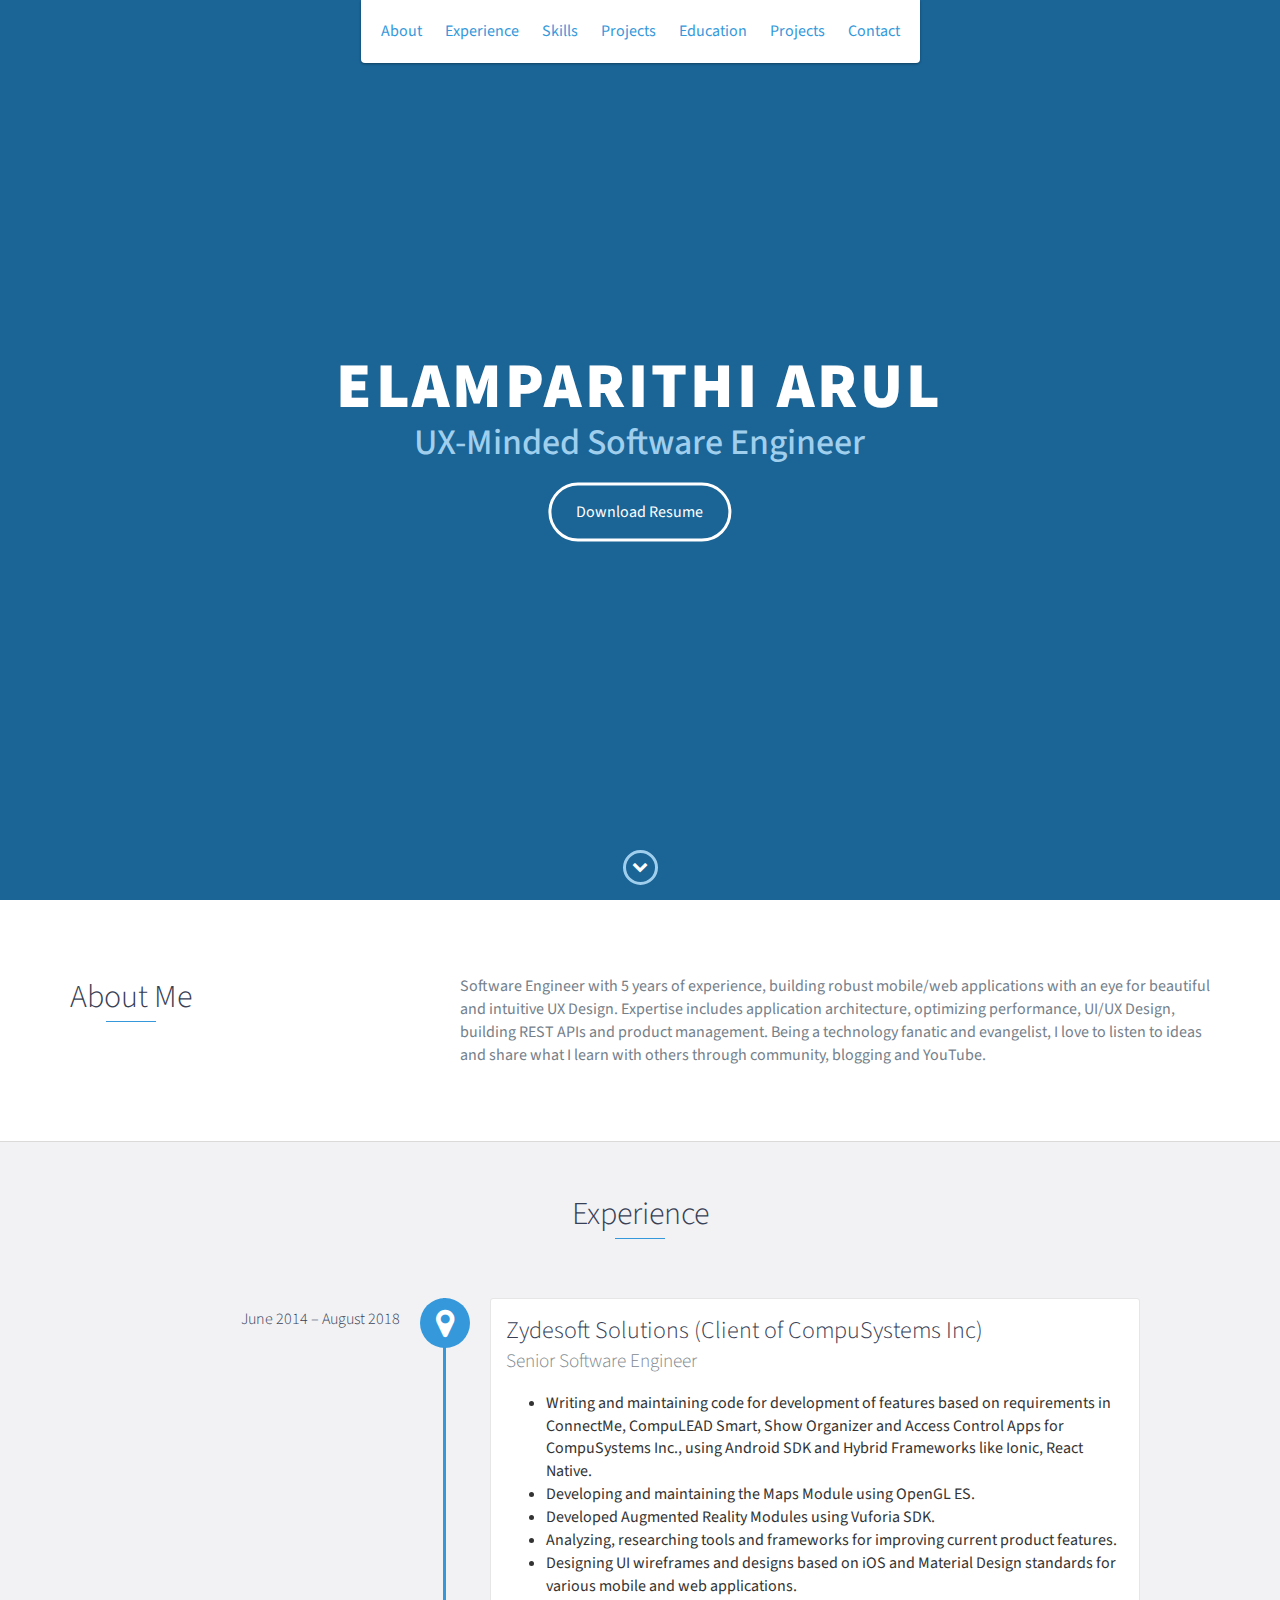
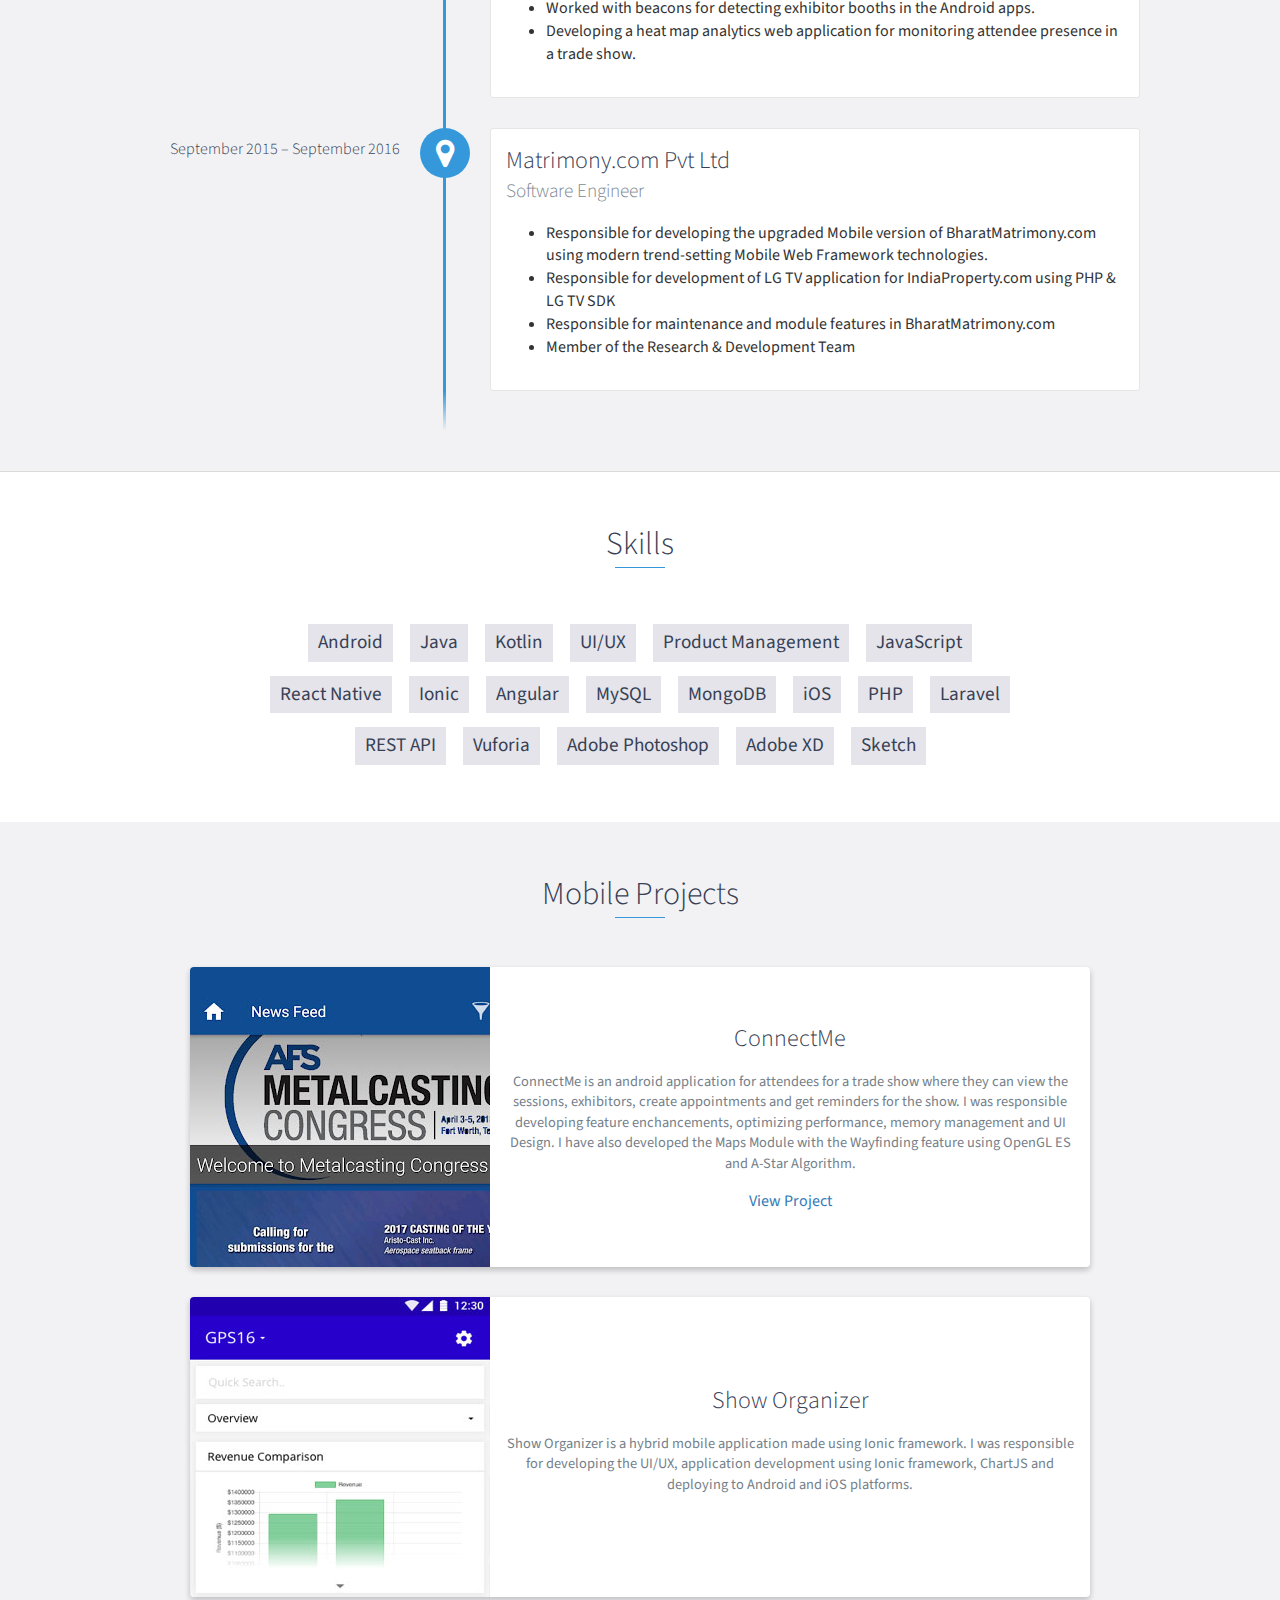
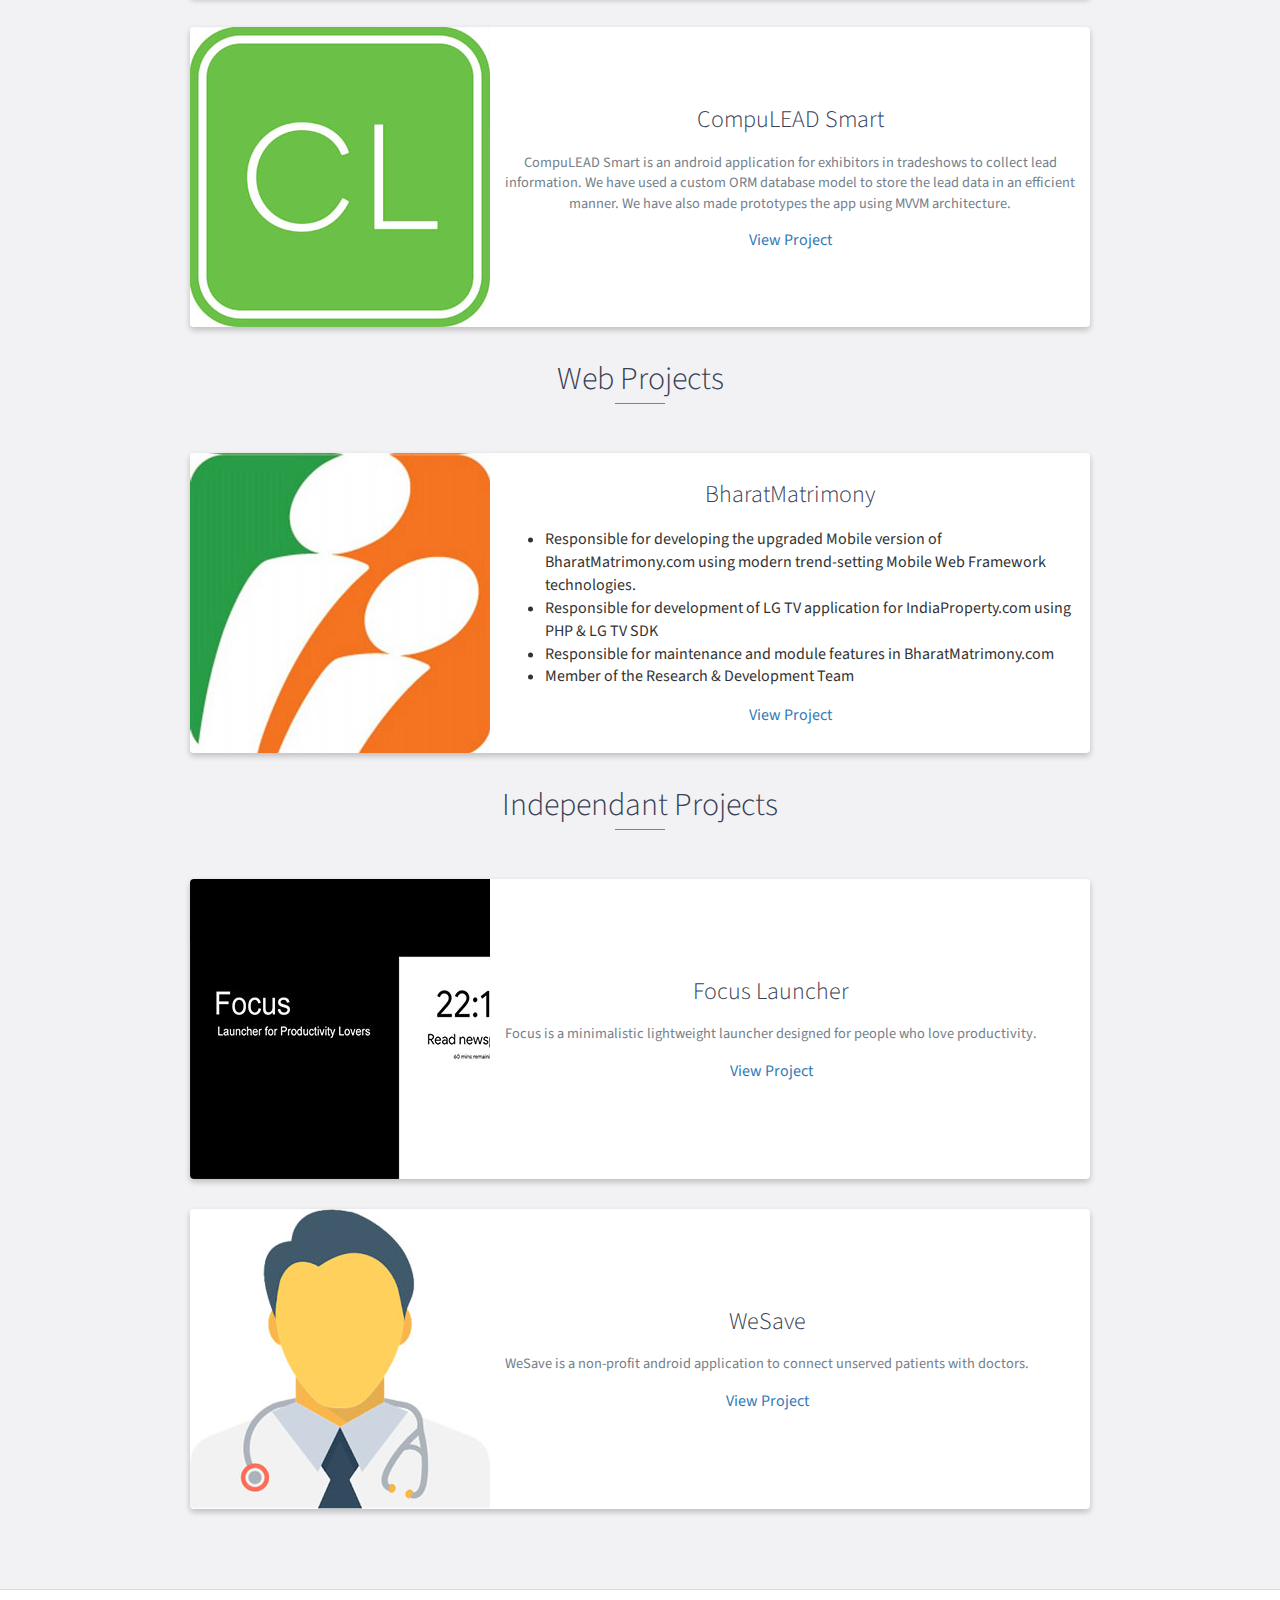
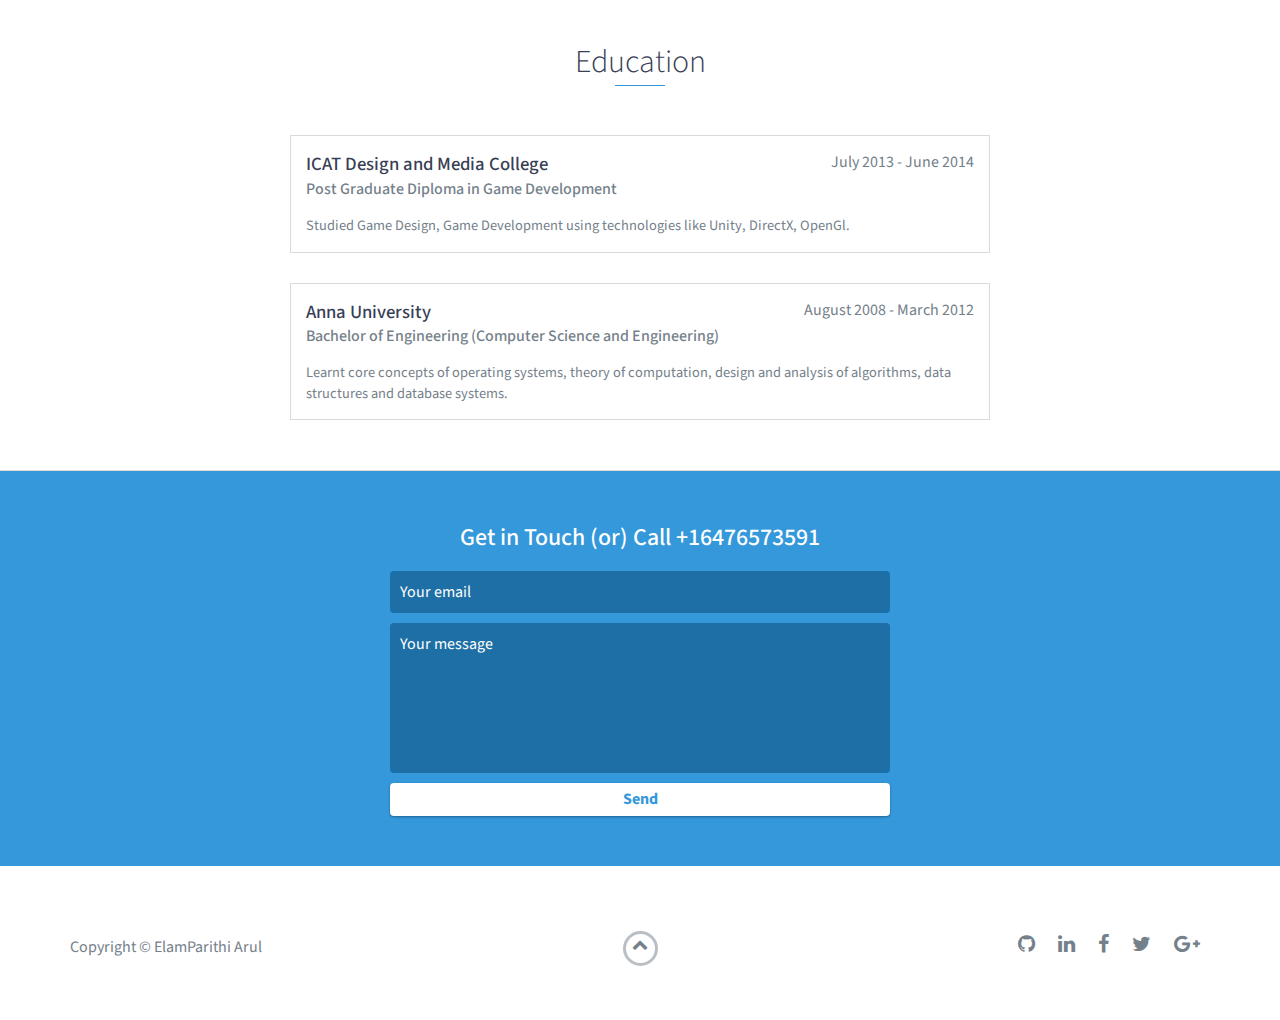
<file: index.html>
<!DOCTYPE html>
<html class="no-js" lang="en">

<head>
    <meta charset="utf-8">
    <meta http-equiv="X-UA-Compatible" content="IE=edge">
    <meta name="viewport" content="width=device-width, initial-scale=1">
    <title>ElamParithi Arul's Portfolio</title>
	<link rel="shortcut icon" href="favicon.ico" type="image/x-icon">
	<link rel="icon" href="favicon.ico" type="image/x-icon">
    <link href="https://fonts.googleapis.com/css?family=Source+Sans+Pro:300,400,700,900" rel="stylesheet">
    <link rel="stylesheet" href="libs/font-awesome/css/font-awesome.min.css">
    <link href="css/bootstrap.min.css" rel="stylesheet">
    <link href="css/styles.css" rel="stylesheet">
</head>

<body>
    <div id="mobile-menu-open" class="shadow-large">
        <i class="fa fa-bars" aria-hidden="true"></i>
    </div>
    <!-- End #mobile-menu-toggle -->
    <header>
        <div id="mobile-menu-close">
            <span>Close</span> <i class="fa fa-times" aria-hidden="true"></i>
        </div>
        <ul id="menu" class="shadow">
            <li>
                <a href="#about">About</a>
            </li>
            <li>
                <a href="#experience">Experience</a>
            </li>
            <li>
                <a href="#skills">Skills</a>
            </li>
            <li>
                <a href="#projects">Projects</a>
            </li>
            <li>
                <a href="#education">Education</a>
            </li>
            <li>
                <a href="#projects">Projects</a>
            </li>
            <li>
                <a href="#contact">Contact</a>
            </li>
        </ul>
    </header>
    <!-- End header -->

    <div id="lead">
        <div id="lead-content">
            <h1>ElamParithi Arul</h1>
            <h2>UX-Minded Software Engineer</h2>
            <a href="#" class="btn-rounded-white">Download Resume</a>
        </div>
        <!-- End #lead-content -->

        <div id="lead-overlay"></div>

        <div id="lead-down">
            <span>
                <i class="fa fa-chevron-down" aria-hidden="true"></i>
            </span>
        </div>
        <!-- End #lead-down -->
    </div>
    <!-- End #lead -->

    <div id="about">
        <div class="container">
            <div class="row">
                <div class="col-md-4">
                    <h2 class="heading">About Me</h2>
                </div>
                <div class="col-md-8">
                    <p>
                        Software Engineer with 5 years of experience, building robust mobile/web applications with an eye for beautiful and intuitive UX Design. Expertise includes application architecture, optimizing performance, UI/UX Design, building REST APIs and product management. Being a technology fanatic and evangelist, I love to listen to ideas and share what I learn with others through community, blogging and YouTube.
                    </p>
                </div>
            </div>
        </div>
    </div>
    <!-- End #about -->

    <div id="experience" class="background-alt">
        <h2 class="heading">Experience</h2>
        <div id="experience-timeline">
            <div data-date="June 2014 – August 2018">
                <h3>Zydesoft Solutions (Client of CompuSystems Inc)</h3>
                <h4>Senior Software Engineer</h4>
                <p>
                    <ul>
                    <li>Writing and maintaining code for development of features based on requirements in ConnectMe, CompuLEAD Smart, Show Organizer and Access Control Apps for CompuSystems Inc., using Android SDK and Hybrid Frameworks like Ionic, React Native.</li>

                    <li>Developing and maintaining the Maps Module using OpenGL ES.</li>
                    
                    <li>Developed Augmented Reality Modules using Vuforia SDK.</li>
                    
                    <li>Analyzing, researching tools and frameworks for improving current product features.</li>
                    
                    <li>Designing UI wireframes and designs based on iOS and Material Design standards for various mobile and web applications.</li>
                    
                    <li>Worked with beacons for detecting exhibitor booths in the Android apps.</li>
                    
                    <li>Developing a heat map analytics web application for monitoring attendee presence in a trade show.</li></p>
                    </ul>
            </div>

            <div data-date="September 2015 – September 2016">
                <h3>Matrimony.com Pvt Ltd</h3>
                <h4>Software Engineer</h4>
                <p>
                        <ul style="text-align: left">
                                <li>Responsible for developing the upgraded Mobile version of BharatMatrimony.com using modern trend-setting Mobile Web Framework technologies.</li>
    
                                <li>Responsible for development of LG TV application for IndiaProperty.com using PHP & LG TV SDK</li>
    
                                <li>Responsible for maintenance and module features in BharatMatrimony.com</li>
    
                                <li>Member of the Research & Development Team</li>
                                </ul>
                </p>
            </div>
        </div>
    </div>
    <!-- End #experience -->

    <div id="skills">
        <h2 class="heading">Skills</h2>
        <ul>
            <li>Android</li>
            <li>Java</li>
            <li>Kotlin</li>
            <li>UI/UX</li>
            <li>Product Management</li>
            <li>JavaScript</li>
            <li>React Native</li>
            <li>Ionic</li>
            <li>Angular</li>
            <li>MySQL</li>
            <li>MongoDB</li>
            <li>iOS</li>
            <li>PHP</li>
            <li>Laravel</li>
            <li>REST API</li>
            <li>Vuforia</li>
            <li>Adobe Photoshop</li>
            <li>Adobe XD</li>
            <li>Sketch</li>
        </ul>
    </div>
    <!-- End #skills -->

    <div id="projects" class="background-alt">
        <h2 class="heading">Mobile Projects</h2>
        <div class="container">
            <div class="row">
                <div class="project shadow-large">
                    <div class="project-image">
                        <img src="images/project-connectme.jpg" />
                    </div>
                    <!-- End .project-image -->
                    <div class="project-info">
                        <h3>ConnectMe</h3>
                        <p>
                            ConnectMe is an android application for attendees for a trade show where they can view the sessions, exhibitors, create appointments and get reminders for the show. I was responsible developing feature enchancements, optimizing performance, memory management and UI Design. I have also developed the Maps Module with the Wayfinding feature using OpenGL ES and A-Star Algorithm.
                        </p>
                        <a href="https://play.google.com/store/apps/details?id=com.compusystems.csattendee.e953">View Project</a>
                    </div>
                    <!-- End .project-info -->
                </div>
                <!-- End .project -->

                <div class="project shadow-large">
                    <div class="project-image">
                        <img src="images/project-showorganizer.jpg" />
                    </div>
                    <!-- End .project-image -->
                    <div class="project-info">
                        <h3>Show Organizer</h3>
                        <p>
                            Show Organizer is a hybrid mobile application made using Ionic framework. I was responsible for developing the UI/UX, application development using Ionic framework, ChartJS and deploying to Android and iOS platforms.
                        </p>
                    </div>
                    <!-- End .project-info -->
                </div>

                <div class="project shadow-large">
                    <div class="project-image">
                        <img src="images/project-compuleadsmart.jpg" />
                    </div>
                    <!-- End .project-image -->
                    <div class="project-info">
                        <h3>CompuLEAD Smart</h3>
                        <p>
                            CompuLEAD Smart is an android application for exhibitors in tradeshows to collect lead information. We have used a custom ORM database model to store the lead data in an efficient manner. We have also made prototypes the app using MVVM architecture.
                        </p>
                        <a href="https://play.google.com/store/apps/details?id=com.compusystems.exhibitor&hl=en_CA">View Project</a>
                    </div>
                    <!-- End .project-info -->
                </div>

                <!-- End .project -->
            </div>
        </div>

        <h2 class="heading">Web Projects</h2>
        <div class="container">
            <div class="row">
                <div class="project shadow-large">
                    <div class="project-image">
                        <img src="images/project-bharatmatrimony.jpg" />
                    </div>
                    <!-- End .project-image -->
                    <div class="project-info">
                        <h3>BharatMatrimony</h3>
                        <p >
                            <ul style="text-align: left">
                            <li>Responsible for developing the upgraded Mobile version of BharatMatrimony.com using modern trend-setting Mobile Web Framework technologies.</li>

                            <li>Responsible for development of LG TV application for IndiaProperty.com using PHP & LG TV SDK</li>

                            <li>Responsible for maintenance and module features in BharatMatrimony.com</li>

                            <li>Member of the Research & Development Team</li>
                            </ul>
                        </p>
                        <a href="#">View Project</a>
                    </div>
                    <!-- End .project-info -->
                </div>
                <!-- End .project -->
            </div>
        </div>

        <h2 class="heading">Independant Projects</h2>
        <div class="container">
            <div class="row">
                <div class="project shadow-large">
                    <div class="project-image">
                        <img src="images/project-focus.jpg" />
                    </div>
                    <!-- End .project-image -->
                    <div class="project-info">
                        <h3>Focus Launcher</h3>
                        <p >
                            Focus is a minimalistic lightweight launcher designed for people who love productivity.
                        </p>
                        <a href="https://www.behance.net/gallery/71925393/Focus-Launcher">View Project</a>
                    </div>
                    <!-- End .project-info -->
                </div>


                <div class="project shadow-large">
                        <div class="project-image">
                            <img src="images/project-wesave.jpg" />
                        </div>
                        <!-- End .project-image -->
                        <div class="project-info">
                            <h3>WeSave</h3>
                            <p >
                                WeSave is a non-profit android application to connect unserved patients with doctors.
                            </p>
                            <a href="https://play.google.com/store/apps/details?id=com.vaithish.betterdoc&hl=en">View Project</a>
                        </div>
                        <!-- End .project-info -->
                </div>
                <!-- End .project -->
            </div>
        </div>
    </div>
    <!-- End #projects -->

    <div id="education">
        <h2 class="heading">Education</h2>
        <div class="education-block">
            <h3>ICAT Design and Media College</h3>
            <span class="education-date">July 2013 - June 2014</span>
            <h4>Post Graduate Diploma in Game Development</h4>

            <p>Studied Game Design, Game Development using technologies like Unity, DirectX, OpenGl.</p>
        </div>
        <!-- End .education-block -->

        <div class="education-block">
            <h3>Anna University</h3>
            <span class="education-date">August 2008 - March 2012</span>
            <h4>Bachelor of Engineering (Computer Science and Engineering)</h4>
            <p>Learnt core concepts of operating systems, theory of computation, design and analysis of algorithms, data structures and database systems.</p>
        </div>
        <!-- End .education-block -->
    </div>
    <!-- End #education -->

    <div id="contact">
        <h2>Get in Touch (or) Call +16476573591</h2>
        <div id="contact-form">
            <form method="POST" action="https://formspree.io/elamparithiarul@gmail.com">
                <input type="hidden" name="_subject" value="Contact request from personal website" />
                <input type="email" name="_replyto" placeholder="Your email" required>
                <textarea name="message" placeholder="Your message" required></textarea>
                <button type="submit">Send</button>
            </form>
        </div>
        <!-- End #contact-form -->
    </div>
    <!-- End #contact -->

    <footer>
        <div class="container">
            <div class="row">
                <div class="col-sm-5 copyright">
                    <p>
                        Copyright &copy; ElamParithi Arul
                    </p>
                </div>
                <div class="col-sm-2 top">
                    <span id="to-top">
                        <i class="fa fa-chevron-up" aria-hidden="true"></i>
                    </span>
                </div>
                <div class="col-sm-5 social">
                    <ul>
                        <li>
                            <a href="https://github.com/parithi" target="_blank"><i class="fa fa-github" aria-hidden="true"></i></a>
                        </li>
                        <!-- <li>
                            <a href="https://stackoverflow.com/" target="_blank"><i class="fa fa-stack-overflow" aria-hidden="true"></i></a>
                        </li> -->
                        <li>
                            <a href="https://linkedin.com/elamparithiarul" target="_blank"><i class="fa fa-linkedin" aria-hidden="true"></i></a>
                        </li>
                        <li>
                            <a href="https://www.facebook.com/elamparithiarul" target="_blank"><i class="fa fa-facebook" aria-hidden="true"></i></a>
                        </li>
                        <li>
                            <a href="https://twitter.com/parithi" target="_blank"><i class="fa fa-twitter" aria-hidden="true"></i></a>
                        </li>
                        <li>
                            <a href="https://plus.google.com/+Parithii" target="_blank"><i class="fa fa-google-plus" aria-hidden="true"></i></a>
                        </li>
                    </ul>
                </div>
            </div>
        </div>
    </footer>
    <!-- End footer -->

    <script src="https://ajax.googleapis.com/ajax/libs/jquery/1.12.4/jquery.min.js"></script>
    <script src="js/scripts.min.js"></script>
</body>

</html>
</file>
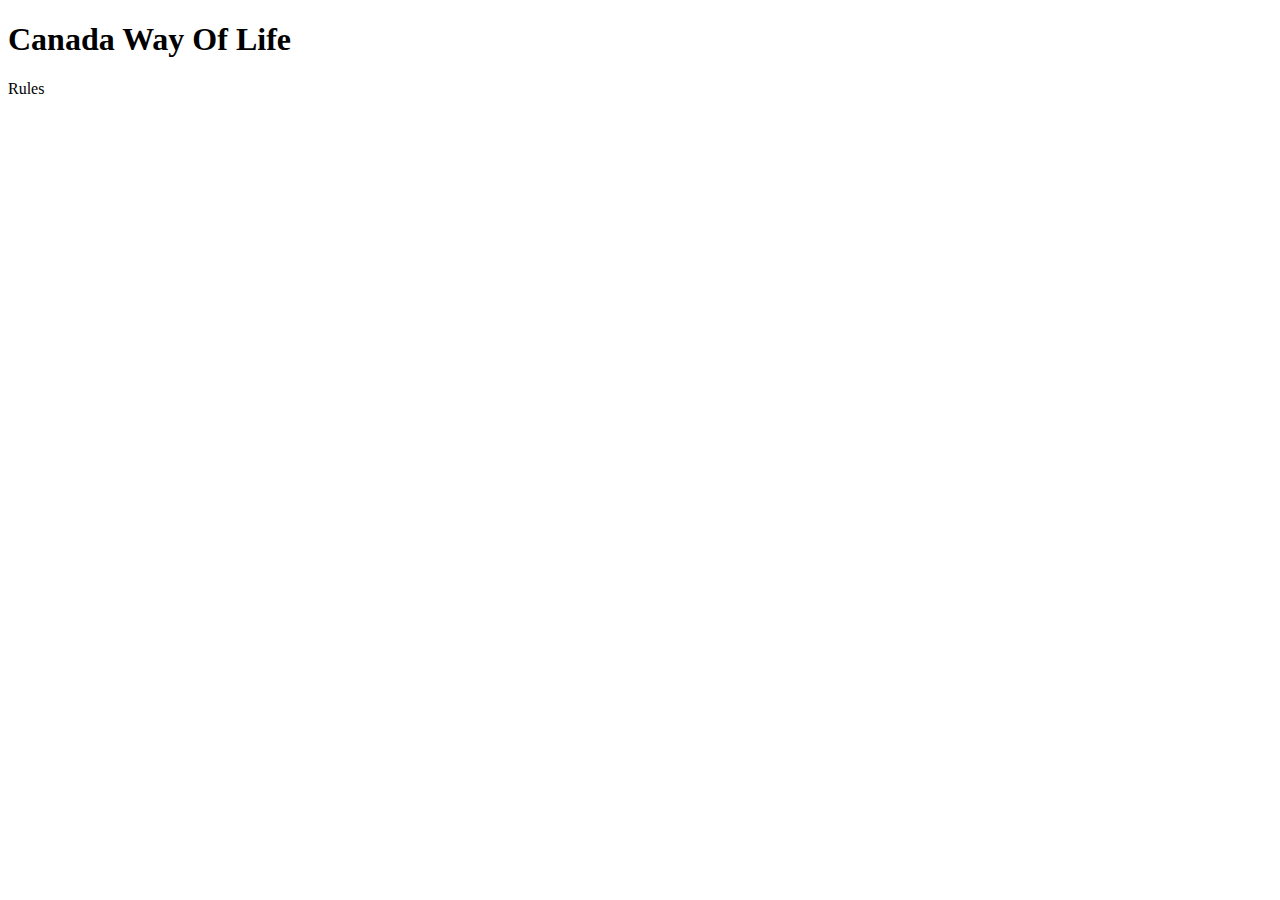
<file: canada.html>
<!DOCTYPE html>
<html>
    <head>
            <meta name="viewport" content="width=device-width, initial-scale=0.86, maximum-scale=3.0, minimum-scale=0.86">
    </head>
<body>
<h1>Canada Way Of Life</h1>
<p>Rules</p>
</body>
</html>
</file>
<file: css/styles.css>
/*!
    Title: Dev Portfolio Template
    Version: 1.2.1
    Last Change: 08/28/2017
    Author: Ryan Fitzgerald
    Repo: https://github.com/RyanFitzgerald/devportfolio-template
    Issues: https://github.com/RyanFitzgerald/devportfolio-template/issues

    Description: This file contains all the styles associated with the page
    that don't come from third party libraries. This file gets compiled using
    Gulp and send to the /css folder which is then loaded on the page.
*/body{font-family:'Source Sans Pro', sans-serif;font-size:16px}body.active{overflow:hidden;z-index:-1}.no-js #experience-timeline>div{background:#fff;padding:10px;margin-bottom:10px;border:1px solid #dcd9d9}.no-js #experience-timeline>div h3{font-size:1.5em;font-weight:300;color:#374054;display:inline-block;margin:0}.no-js #experience-timeline>div h4{font-size:1.2em;font-weight:300;color:#7e8890;margin:0 0 15px 0}.no-js #experience-timeline>div p{color:#74808a;font-size:0.9em;margin:0}.no-js #experience-timeline:before,.no-js #experience-timeline:after{content:none}@keyframes dropHeader{0%{transform:translateY(-100%)}100%{transform:translateY(0)}}header{position:absolute;top:0;left:0;right:0;text-align:center;z-index:10;animation-name:dropHeader;animation-iteration-count:1;animation-timing-function:ease;animation-duration:0.75s}header ul{display:inline-block;background:#fff;text-align:center;padding:10px;margin:0;border-bottom-right-radius:4px;border-bottom-left-radius:4px}header li{display:inline-block}header a{display:block;color:#3498db;padding:10px}header a:hover{color:#217dbb;text-decoration:none;background:#eee;border-radius:4px}header a:focus{color:#3498db;text-decoration:none}header.active{display:block}header.sticky{position:fixed;z-index:999}#menu.active{display:block}#mobile-menu-open{display:none;cursor:pointer;position:fixed;right:15px;top:10px;color:#3498db;font-size:1.5em;z-index:20;padding:0 7px;border-radius:4px;background:#fff}#mobile-menu-close{display:none;text-align:right;width:100%;background:#fff;font-size:1.5em;padding-right:15px;padding-top:10px;cursor:pointer;color:#3498db}#mobile-menu-close span{font-size:0.5em;text-transform:uppercase}#mobile-menu-close i{vertical-align:middle}footer{padding:50px 0}.copyright{padding-top:20px}.copyright p{margin:0;color:#74808a}.top{text-align:center}.top span{cursor:pointer;display:block;margin:15px auto 0 auto;width:35px;height:35px;border-radius:50%;border:3px solid #b9bfc4;text-align:center}.top i{color:#74808a}.social{text-align:right}.social ul{margin:5px 0 0 0;padding:0}.social li{display:inline-block;font-size:1.25em;list-style:none}.social a{display:block;color:#74808a;padding:10px}.social a:hover{color:#3498db}.btn-rounded-white{display:inline-block;color:#fff;padding:15px 25px;border:3px solid #fff;border-radius:30px;transition:.5s ease all}.btn-rounded-white:hover{color:#3498db;background:#fff;text-decoration:none}.shadow{box-shadow:0 1px 3px rgba(0,0,0,0.12),0 1px 2px rgba(0,0,0,0.24)}.shadow-large{box-shadow:0 3px 6px rgba(0,0,0,0.08),0 3px 6px rgba(0,0,0,0.15)}.heading{position:relative;display:inline-block;font-size:2em;font-weight:300;margin:0 0 30px 0}.heading:after{position:absolute;content:'';top:100%;height:1px;width:50px;left:0;right:0;margin:0 auto;background:#3498db}.background-alt{background:#f2f2f5}#lead{position:relative;height:100vh;min-height:500px;max-height:1080px;background:url(../images/lead-bg.jpg);background-size:cover;padding:15px;overflow:hidden}#lead-content{position:absolute;z-index:10;top:50%;left:50%;transform:translate(-50%, -50%);text-align:center}#lead-content h1,#lead-content h2{margin:0}#lead-content h1{color:#fff;font-weight:900;font-size:4em;text-transform:uppercase;letter-spacing:0.05em;line-height:0.9em}#lead-content h2{color:#a0cfee;font-weight:500;font-size:2.25em;margin-bottom:15px}#lead-overlay{position:absolute;height:100%;width:100%;top:0;right:0;bottom:0;left:0;background:rgba(33,125,187,0.8);z-index:1}#lead-down{position:absolute;left:0;right:0;width:100%;text-align:center;z-index:10;bottom:15px;color:#fff}#lead-down span{cursor:pointer;display:block;margin:0 auto;width:35px;height:35px;border-radius:50%;border:3px solid #a0cfee;text-align:center}#lead-down i{animation:pulsate 1.5s ease;animation-iteration-count:infinite;padding-top:5px}@keyframes pulsate{0%{transform:scale(1, 1)}50%{transform:scale(1.2, 1.2)}100%{transform:scale(1, 1)}}#about{padding:75px 15px;border-bottom:1px solid #dcd9d9}#about h2{color:#374054}#about p{color:#74808a;margin:0}#experience{padding:50px 15px;text-align:center;border-bottom:1px solid #dcd9d9}#experience h2{color:#374054}#experience-timeline{margin:30px auto 0 auto;position:relative;max-width:1000px}#experience-timeline:before{position:absolute;content:'';top:0;bottom:0;left:303px;right:auto;height:100%;width:3px;background:#3498db;z-index:0}#experience-timeline:after{position:absolute;content:'';width:3px;height:40px;background:#3498db;background:linear-gradient(to bottom, #3498db, rgba(52,152,219,0));top:100%;left:303px}.vtimeline-content{margin-left:350px;background:#fff;border:1px solid #e6e6e6;padding:15px;border-radius:3px;text-align:left}.vtimeline-content h3{font-size:1.5em;font-weight:300;color:#374054;display:inline-block;margin:0}.vtimeline-content h4{font-size:1.2em;font-weight:300;color:#7e8890;margin:0 0 15px 0}.vtimeline-content p{color:#74808a;font-size:0.9em;margin:0}.vtimeline-point{position:relative;display:block;vertical-align:top;margin-bottom:30px}.vtimeline-icon{position:relative;color:#fff;width:50px;height:50px;background:#3498db;border-radius:50%;float:left;z-index:99;margin-left:280px}.vtimeline-icon i{display:block;font-size:2em;margin-top:10px}.vtimeline-date{width:260px;text-align:right;position:absolute;left:0;top:10px;font-weight:300;color:#374054}#education{padding:50px 15px 20px 15px;border-bottom:1px solid #dcd9d9;text-align:center}#education h2{color:#374054;margin-bottom:50px}.education-block{max-width:700px;margin:0 auto 30px auto;padding:15px;border:1px solid #dcd9d9;text-align:left}.education-block h3{font-weight:500;float:left;margin:0;color:#374054}.education-block span{color:#74808a;float:right}.education-block h4{color:#74808a;clear:both;font-weight:500;margin:0 0 15px 0}.education-block p,.education-block ul{margin:0;color:#74808a;font-size:0.9em}.education-block ul{padding:0 0 0 15px}#projects{padding:50px 15px;border-bottom:1px solid #dcd9d9;text-align:center}#projects h2{color:#374054;margin-bottom:50px}.project{position:relative;max-width:900px;margin:0 auto 30px auto;overflow:hidden;background:#fff;border-radius:4px}.project-image{float:left}.project-info{position:absolute;top:50%;transform:translateY(-50%);margin-left:300px;padding:15px}.project-info h3{font-size:1.5em;font-weight:300;color:#374054;margin:0 0 15px 0}.project-info p{color:#74808a;margin:0 0 15px 0;font-size:0.9em}.no-image .project-info{position:relative;margin:0;padding:30px 15px;transform:none}#more-projects{display:none}#skills{padding:50px 15px;text-align:center}#skills h2{color:#374054;margin-bottom:50px}#skills ul{display:block;margin:0 auto;padding:0;max-width:800px}#skills li{display:inline-block;margin:7px;padding:5px 10px;color:#374054;background:#e4e4ea;list-style:none;cursor:default;font-size:1.2em}#contact{padding:50px 15px;background:#3498db;text-align:center}#contact h2{margin:0 0 15px 0;color:#fff;font-weight:500}#contact-form{max-width:500px;margin:0 auto}#contact-form input,#contact-form textarea{display:block;width:100%;padding:10px;border-radius:4px;border:none;margin-bottom:10px;background:#1d6fa5;color:#fff;transition:.5s ease all}#contact-form input::-webkit-input-placeholder,#contact-form textarea::-webkit-input-placeholder{color:#fff}#contact-form input:-moz-placeholder,#contact-form textarea:-moz-placeholder{color:#fff;opacity:1}#contact-form input::-moz-placeholder,#contact-form textarea::-moz-placeholder{color:#fff;opacity:1}#contact-form input:-ms-input-placeholder,#contact-form textarea:-ms-input-placeholder{color:#fff}#contact-form input:focus,#contact-form textarea:focus{outline:none;background:#16527a}#contact-form textarea{height:150px;resize:none}#contact-form button{display:block;width:100%;background:#fff;border-radius:4px;padding:5px 10px;border:none;color:#3498db;font-weight:700;box-shadow:0 1px 3px rgba(0,0,0,0.12),0 1px 2px rgba(0,0,0,0.24);transition:.5s ease all}#contact-form button:hover{box-shadow:0 10px 20px rgba(0,0,0,0.19),0 6px 6px rgba(0,0,0,0.23)}.optional-section{padding:50px 15px;text-align:center;border-top:1px solid #dcd9d9}.optional-section h2{color:#374054}.optional-section-block{max-width:700px;margin:0 auto 30px auto;padding:15px;border:1px solid #dcd9d9;background:#fff;text-align:left}.optional-section-block h3{font-weight:500;margin:0 0 15px 0;color:#374054}.optional-section-block h4{color:#74808a;clear:both;font-weight:500;margin:0 0 15px 0}.optional-section-block p,.optional-section-block ul{margin:0 0 15px 0;color:#74808a;font-size:0.9em}.optional-section-block ul{padding:0 0 0 15px}@media only screen and (max-width: 750px){#experience-timeline:before,#experience-timeline:after{left:23px}.vtimeline-date{width:auto;text-align:left;position:relative;margin-bottom:15px;display:block;margin-left:70px}.vtimeline-icon{margin-left:0}.vtimeline-content{margin-left:70px}}@media only screen and (max-width: 992px){#lead{height:auto;min-height:auto;max-height:auto;padding:100px 15px}#lead-content{position:relative;transform:none;left:auto;top:auto}#lead-content h1{font-size:3em}#lead-content h2{font-size:1.75em}#about{text-align:center}#about p{text-align:left}}@media only screen and (max-width: 768px){header{position:fixed;display:none;z-index:999;animation:none;bottom:0;height:100%}#mobile-menu-open,#mobile-menu-close{display:block}#menu{height:100%;overflow-y:auto;box-shadow:none;border-radius:0;width:100%}#menu li{display:block;margin-bottom:10px}#lead-content h1{font-size:2em}#lead-content h2{font-size:1.3em}#lead-content a{padding:10px 20px}#lead-down{display:none}.education-block h3,.education-block span{float:none}.project-image{display:none}.project-info{position:relative;margin:0;padding:30px 15px;top:auto;transform:none}footer{text-align:center}.social{text-align:center}}@media only screen and (max-width: 480px){#lead-content h1{font-size:1.5em}#lead-content h2{font-size:1em}#lead-content a{font-size:0.9em;padding:5px 10px}}
</file>
